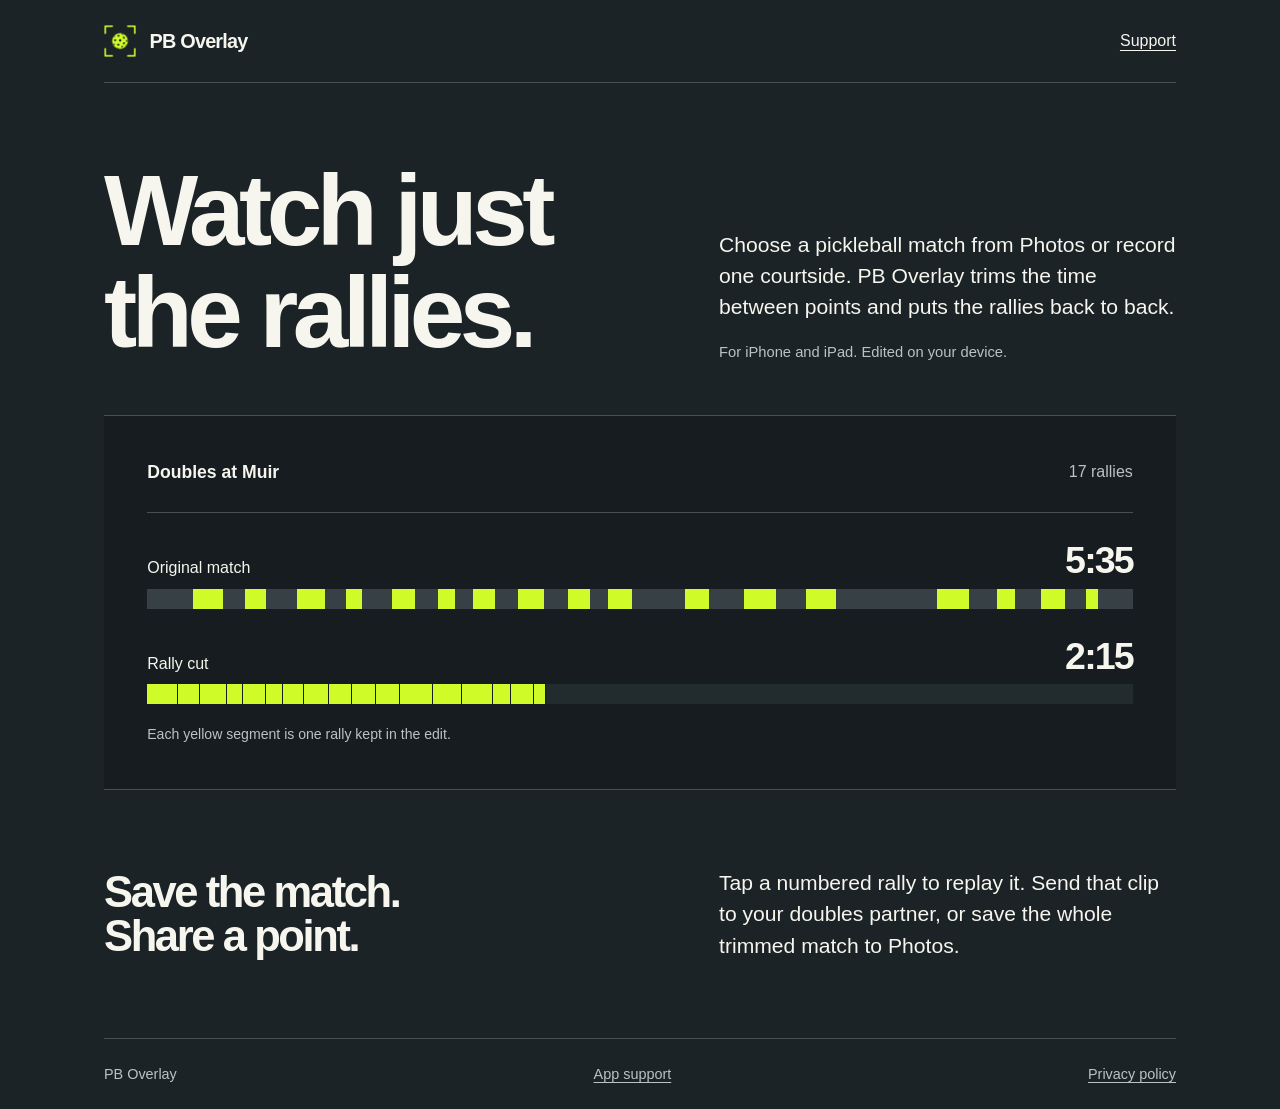
<file: index.html>
<!doctype html>
<html lang="en">
<head>
  <meta charset="utf-8">
  <meta name="viewport" content="width=device-width, initial-scale=1">
  <meta name="theme-color" content="#1b2326">
  <meta name="description" content="PB Overlay turns pickleball match footage into a shorter video of the rallies, right on your iPhone or iPad.">
  <title>PB Overlay — Pickleball rally editor</title>
  <link rel="icon" href="assets/pb-overlay.png">
  <link rel="stylesheet" href="style.css">
</head>
<body>
  <header class="masthead wrap">
    <a class="brand" href="./" aria-current="page"><img src="assets/pb-overlay.png" alt="" width="44" height="44">PB Overlay</a>
    <nav aria-label="Main"><a href="support/">Support</a></nav>
  </header>
  <main class="wrap">
    <div class="intro">
      <h1>Watch just<br>the rallies.</h1>
      <div class="intro-copy">
        <p>Choose a pickleball match from Photos or record one courtside. PB Overlay trims the time between points and puts the rallies back to back.</p>
        <p class="platform">For iPhone and iPad. Edited on your device.</p>
      </div>
    </div>
    <figure class="edit" aria-labelledby="match-caption">
      <figcaption id="match-caption"><strong>Doubles at Muir</strong><span>17 rallies</span></figcaption>
      <div class="track-row">
        <div class="track-label"><span>Original match</span><b>5:35</b></div>
        <div class="track" aria-hidden="true">
              <i style="left:4.599%;width:3.135%"></i>
              <i style="left:9.910%;width:2.180%"></i>
              <i style="left:15.226%;width:2.772%"></i>
              <i style="left:20.148%;width:1.673%"></i>
              <i style="left:24.862%;width:2.269%"></i>
              <i style="left:29.491%;width:1.702%"></i>
              <i style="left:33.100%;width:2.150%"></i>
              <i style="left:37.669%;width:2.597%"></i>
              <i style="left:42.651%;width:2.299%"></i>
              <i style="left:46.772%;width:2.443%"></i>
              <i style="left:54.532%;width:2.474%"></i>
              <i style="left:60.560%;width:3.255%"></i>
              <i style="left:66.886%;width:2.956%"></i>
              <i style="left:80.170%;width:3.190%"></i>
              <i style="left:86.228%;width:1.792%"></i>
              <i style="left:90.702%;width:2.389%"></i>
              <i style="left:95.272%;width:1.194%"></i>
        </div>
      </div>
      <div class="track-row">
        <div class="track-label"><span>Rally cut</span><b>2:15</b></div>
        <div class="track cut" aria-hidden="true">
              <i style="left:0.000%;width:3.135%"></i>
              <i style="left:3.135%;width:2.180%"></i>
              <i style="left:5.315%;width:2.772%"></i>
              <i style="left:8.087%;width:1.673%"></i>
              <i style="left:9.760%;width:2.269%"></i>
              <i style="left:12.029%;width:1.702%"></i>
              <i style="left:13.731%;width:2.150%"></i>
              <i style="left:15.880%;width:2.597%"></i>
              <i style="left:18.478%;width:2.299%"></i>
              <i style="left:20.777%;width:2.443%"></i>
              <i style="left:23.221%;width:2.474%"></i>
              <i style="left:25.694%;width:3.255%"></i>
              <i style="left:28.949%;width:2.956%"></i>
              <i style="left:31.905%;width:3.190%"></i>
              <i style="left:35.095%;width:1.792%"></i>
              <i style="left:36.887%;width:2.389%"></i>
              <i style="left:39.276%;width:1.194%"></i>
        </div>
      </div>
      <p class="legend">Each yellow segment is one rally kept in the edit.</p>
    </figure>
    <section class="replay">
      <h2>Save the match.<br>Share a point.</h2>
      <p>Tap a numbered rally to replay it. Send that clip to your doubles partner, or save the whole trimmed match to Photos.</p>
    </section>
  </main>
  <footer class="wrap"><span>PB Overlay</span><a href="support/">App support</a><a href="privacy/">Privacy policy</a></footer>
</body>
</html>
</file>
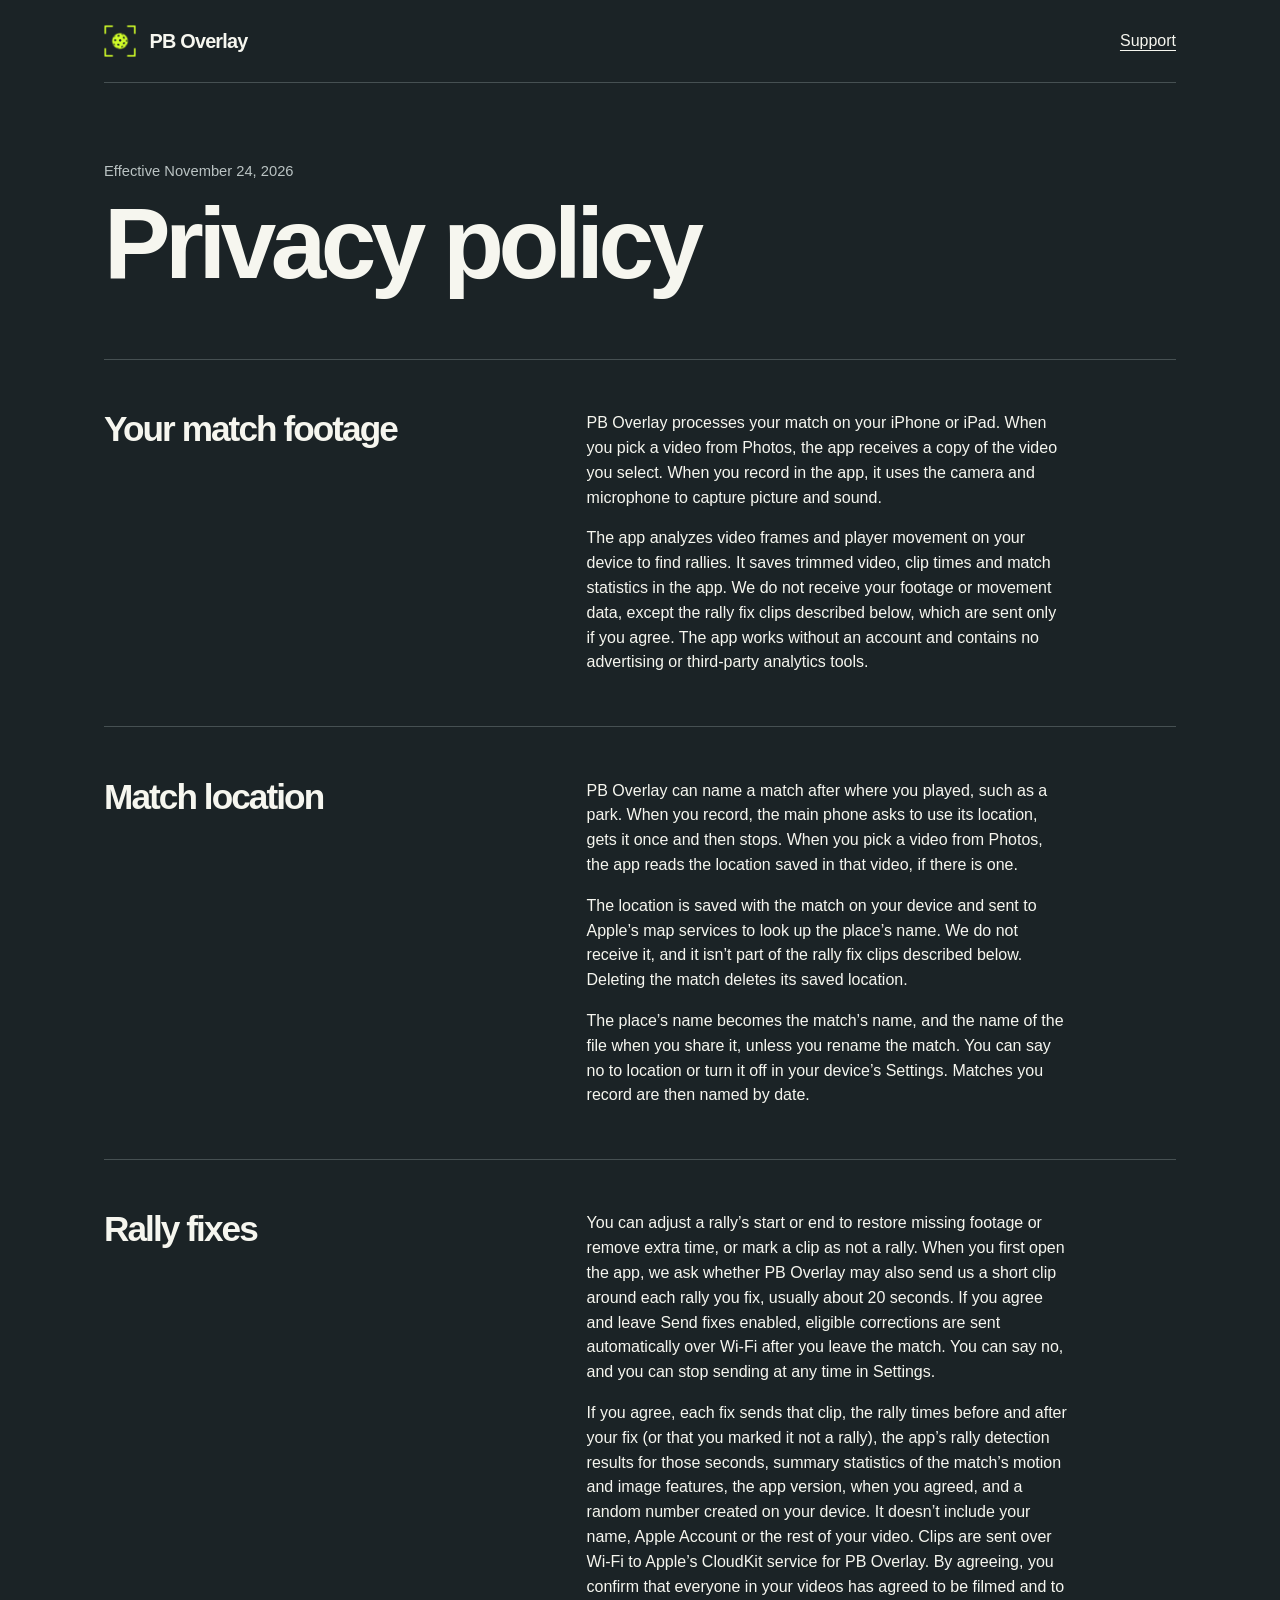
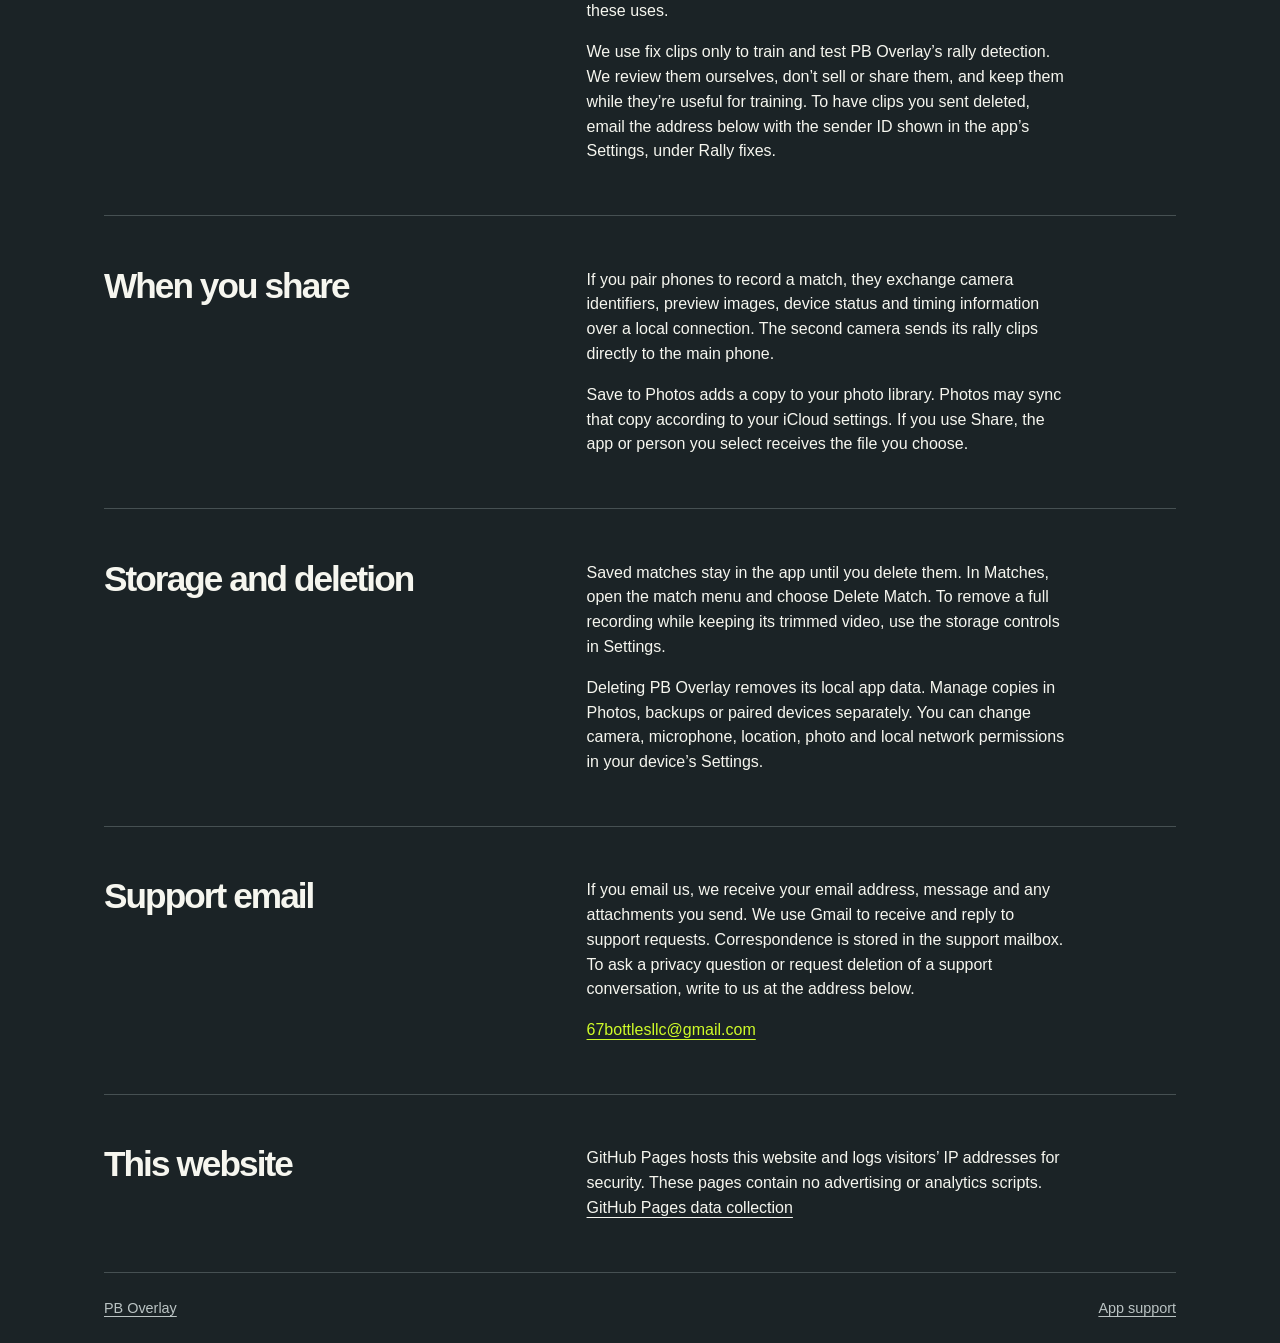
<file: privacy/index.html>
<!doctype html>
<html lang="en">
<head>
  <meta charset="utf-8">
  <meta name="viewport" content="width=device-width, initial-scale=1">
  <meta name="theme-color" content="#1b2326">
  <meta name="description" content="How PB Overlay handles match footage, location, camera connections, saved clips and support email.">
  <title>Privacy Policy — PB Overlay</title>
  <link rel="icon" href="../assets/pb-overlay.png">
  <link rel="stylesheet" href="../style.css">
</head>
<body>
  <header class="masthead wrap">
    <a class="brand" href="../"><img src="../assets/pb-overlay.png" alt="" width="44" height="44">PB Overlay</a>
    <nav aria-label="Main"><a href="../support/">Support</a></nav>
  </header>
  <main class="wrap help">
    <p class="policy-date">Effective November 24, 2026</p>
    <h1>Privacy policy</h1>
    <section class="help-row">
      <h2>Your match footage</h2>
      <div>
        <p>PB Overlay processes your match on your iPhone or iPad. When you pick a video from Photos, the app receives a copy of the video you select. When you record in the app, it uses the camera and microphone to capture picture and sound.</p>
        <p>The app analyzes video frames and player movement on your device to find rallies. It saves trimmed video, clip times and match statistics in the app. We do not receive your footage or movement data, except the rally fix clips described below, which are sent only if you agree. The app works without an account and contains no advertising or third-party analytics tools.</p>
      </div>
    </section>
    <section class="help-row">
      <h2>Match location</h2>
      <div>
        <p>PB Overlay can name a match after where you played, such as a park. When you record, the main phone asks to use its location, gets it once and then stops. When you pick a video from Photos, the app reads the location saved in that video, if there is one.</p>
        <p>The location is saved with the match on your device and sent to Apple’s map services to look up the place’s name. We do not receive it, and it isn’t part of the rally fix clips described below. Deleting the match deletes its saved location.</p>
        <p>The place’s name becomes the match’s name, and the name of the file when you share it, unless you rename the match. You can say no to location or turn it off in your device’s Settings. Matches you record are then named by date.</p>
      </div>
    </section>
    <section class="help-row">
      <h2>Rally fixes</h2>
      <div>
        <p>You can adjust a rally’s start or end to restore missing footage or remove extra time, or mark a clip as not a rally. When you first open the app, we ask whether PB Overlay may also send us a short clip around each rally you fix, usually about 20 seconds. If you agree and leave Send fixes enabled, eligible corrections are sent automatically over Wi-Fi after you leave the match. You can say no, and you can stop sending at any time in Settings.</p>
        <p>If you agree, each fix sends that clip, the rally times before and after your fix (or that you marked it not a rally), the app’s rally detection results for those seconds, summary statistics of the match’s motion and image features, the app version, when you agreed, and a random number created on your device. It doesn’t include your name, Apple Account or the rest of your video. Clips are sent over Wi-Fi to Apple’s CloudKit service for PB Overlay. By agreeing, you confirm that everyone in your videos has agreed to be filmed and to these uses.</p>
        <p>We use fix clips only to train and test PB Overlay’s rally detection. We review them ourselves, don’t sell or share them, and keep them while they’re useful for training. To have clips you sent deleted, email the address below with the sender ID shown in the app’s Settings, under Rally fixes.</p>
      </div>
    </section>
    <section class="help-row">
      <h2>When you share</h2>
      <div>
        <p>If you pair phones to record a match, they exchange camera identifiers, preview images, device status and timing information over a local connection. The second camera sends its rally clips directly to the main phone.</p>
        <p>Save to Photos adds a copy to your photo library. Photos may sync that copy according to your iCloud settings. If you use Share, the app or person you select receives the file you choose.</p>
      </div>
    </section>
    <section class="help-row">
      <h2>Storage and deletion</h2>
      <div>
        <p>Saved matches stay in the app until you delete them. In Matches, open the match menu and choose Delete Match. To remove a full recording while keeping its trimmed video, use the storage controls in Settings.</p>
        <p>Deleting PB Overlay removes its local app data. Manage copies in Photos, backups or paired devices separately. You can change camera, microphone, location, photo and local network permissions in your device’s Settings.</p>
      </div>
    </section>
    <section class="help-row">
      <h2>Support email</h2>
      <div>
        <p>If you email us, we receive your email address, message and any attachments you send. We use Gmail to receive and reply to support requests. Correspondence is stored in the support mailbox. To ask a privacy question or request deletion of a support conversation, write to us at the address below.</p>
        <p class="contact"><a href="mailto:67bottlesllc@gmail.com">67bottlesllc@gmail.com</a></p>
      </div>
    </section>
    <section class="help-row">
      <h2>This website</h2>
      <div>
        <p>GitHub Pages hosts this website and logs visitors’ IP addresses for security. These pages contain no advertising or analytics scripts. <a href="https://docs.github.com/en/pages/getting-started-with-github-pages/what-is-github-pages#data-collection">GitHub Pages data collection</a></p>
      </div>
    </section>
  </main>
  <footer class="wrap"><a href="../">PB Overlay</a><a href="../support/">App support</a></footer>
</body>
</html>
</file>
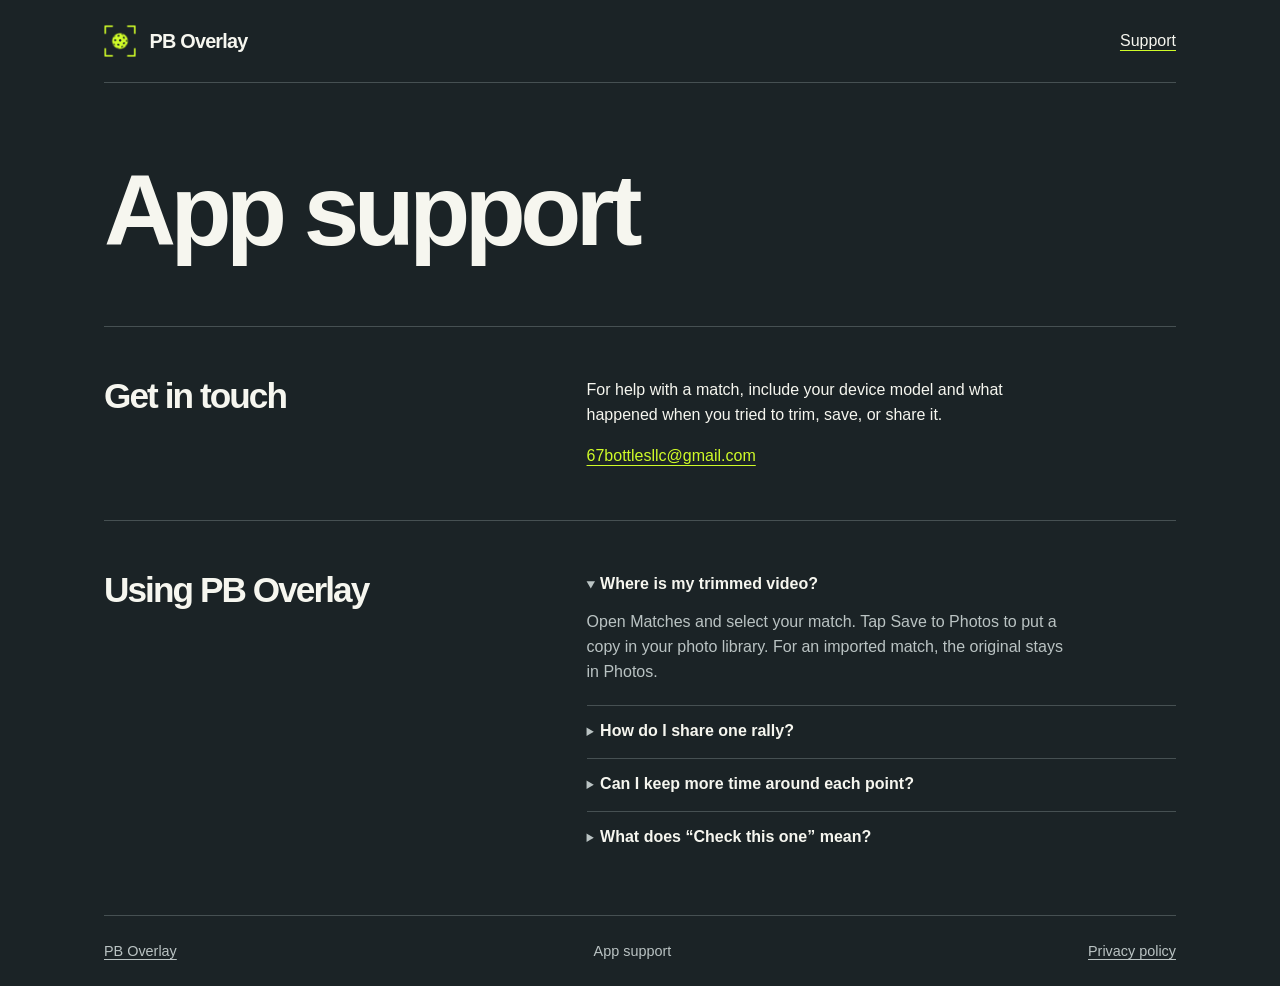
<file: support/index.html>
<!doctype html>
<html lang="en">
<head>
  <meta charset="utf-8">
  <meta name="viewport" content="width=device-width, initial-scale=1">
  <meta name="theme-color" content="#1b2326">
  <meta name="description" content="Get help trimming, saving and sharing pickleball matches in PB Overlay.">
  <title>Support — PB Overlay</title>
  <link rel="icon" href="../assets/pb-overlay.png">
  <link rel="stylesheet" href="../style.css">
</head>
<body>
  <header class="masthead wrap">
    <a class="brand" href="../"><img src="../assets/pb-overlay.png" alt="" width="44" height="44">PB Overlay</a>
    <nav aria-label="Main"><a href="./" aria-current="page">Support</a></nav>
  </header>
  <main class="wrap help">
    <h1>App support</h1>
    <section class="help-row">
      <h2>Get in touch</h2>
      <div>
        <p>For help with a match, include your device model and what happened when you tried to trim, save, or share it.</p>
        <p class="contact"><a href="mailto:67bottlesllc@gmail.com">67bottlesllc@gmail.com</a></p>
      </div>
    </section>
    <section class="help-row">
      <h2>Using PB Overlay</h2>
      <div class="questions">
        <details open>
          <summary>Where is my trimmed video?</summary>
          <p>Open Matches and select your match. Tap Save to Photos to put a copy in your photo library. For an imported match, the original stays in Photos.</p>
        </details>
        <details>
          <summary>How do I share one rally?</summary>
          <p>Open the match and find the rally in the Clips list. Touch and hold its row, then choose Share Rally.</p>
        </details>
        <details>
          <summary>Can I keep more time around each point?</summary>
          <p>Open Settings and adjust Before the serve or After the point. The new settings apply to the next video you trim.</p>
        </details>
        <details>
          <summary>What does “Check this one” mean?</summary>
          <p>PB Overlay kept a clip it was less certain about. Tap the clip to watch it and check where the point starts and ends.</p>
        </details>
      </div>
    </section>
  </main>
  <footer class="wrap"><a href="../">PB Overlay</a><span>App support</span><a href="../privacy/">Privacy policy</a></footer>
</body>
</html>
</file>
<file: style.css>
:root {
  color-scheme: dark;
  --paper: #1b2326;
  --type: #f6f6ef;
  --muted: #bac3c3;
  --line: #465052;
  --volt: #cffb28;
  font: 100%/1.55 -apple-system, BlinkMacSystemFont, "Helvetica Neue", Arial, sans-serif;
  color: var(--type);
  background: var(--paper);
}

* { box-sizing: border-box; }
body { margin: 0; }
a { color: inherit; text-underline-offset: .23em; }
a:hover, summary:hover { color: var(--volt); }
:focus-visible { outline: 2px solid var(--volt); outline-offset: 4px; }
.wrap { width: min(100% - clamp(2.5rem, 9vw, 10rem), 67rem); margin-inline: auto; }
.masthead, footer, figcaption {
  display: flex;
  align-items: center;
  justify-content: space-between;
  gap: 1rem;
}
.masthead { min-height: 5.2rem; border-bottom: 1px solid var(--line); }
.brand { display: inline-flex; align-items: center; gap: .45rem; font-size: 1.24rem; font-weight: 650; letter-spacing: -.04em; text-decoration: none; }
.brand img { margin-left: -.35rem; }
nav a, footer a { display: inline-block; padding-block: .7rem; }
nav [aria-current] { text-decoration-color: var(--volt); }
h1, h2, p, figure { margin: 0; }
h1, h2 { font-weight: 600; letter-spacing: -.055em; line-height: 1.02; }
h1 { font-size: clamp(3.3rem, 7.8vw, 7rem); }
h2 { font-size: clamp(1.65rem, 3.4vw, 2.85rem); }
.intro, .replay, .help-row { display: grid; grid-template-columns: 1.15fr 1fr; gap: clamp(2rem, 7vw, 6rem); }
.intro { align-items: end; padding-block: clamp(3rem, 6vw, 5rem) clamp(2rem, 4vw, 3.2rem); }
.intro-copy, .replay p { font-size: clamp(1.07rem, 1.65vw, 1.34rem); line-height: 1.48; max-width: 39ch; }
.platform { font-size: .92rem; margin-top: 1.2rem; color: var(--muted); }
.edit { background: #161c1f; border-block: 1px solid var(--line); padding: clamp(1.2rem, 3.5vw, 2.7rem); }
figcaption { padding-bottom: 1.6rem; border-bottom: 1px solid var(--line); }
figcaption strong { font-size: 1.1rem; font-weight: 600; }
figcaption span, footer, .legend { color: var(--muted); }
.track-row { margin-top: 1.7rem; }
.track-label { display: flex; justify-content: space-between; align-items: baseline; gap: .5rem; margin-bottom: .45rem; }
.track-label b { font-size: clamp(1.65rem, 3vw, 2.35rem); line-height: 1.1; font-weight: 550; letter-spacing: -.05em; font-variant-numeric: tabular-nums; }
.track { position: relative; height: 1.25rem; background: #374145; }
.track.cut { background: #222b2e; }
.track i { position: absolute; height: 100%; background: var(--volt); }
.cut i { border-right: 1px solid #161c1f; }
.legend { margin-top: 1.25rem; font-size: .88rem; }
.replay { align-items: center; padding-block: clamp(3rem, 6vw, 5rem); }
footer { border-top: 1px solid var(--line); padding-block: .8rem; font-size: .9rem; }
.help { padding-top: clamp(2.8rem, 6vw, 5.2rem); }
.help h1 { margin-bottom: clamp(2.4rem, 5vw, 4.2rem); }
.help-row { grid-template-columns: 1fr 1.5fr; border-top: 1px solid var(--line); padding-block: clamp(1.8rem, 4vw, 3.2rem); }
.help-row h2 { font-size: clamp(1.5rem, 3vw, 2.2rem); }
.help-row p { max-width: 54ch; }
.contact { margin-top: 1rem; color: var(--volt); overflow-wrap: anywhere; }
.questions details + details { border-top: 1px solid var(--line); }
.questions summary { cursor: pointer; padding: .85rem 0; font-weight: 600; }
.questions details:first-child summary { padding-top: 0; }
.questions summary::marker { color: var(--muted); font-size: .8em; }
.questions p { color: var(--muted); padding-bottom: 1.25rem; }
@media (max-width: 650px) {
  .masthead { min-height: 4.2rem; }
  .intro, .replay, .help-row { grid-template-columns: 1fr; gap: 1.45rem; }
  .intro { padding-top: 2.6rem; }
  .platform { margin-top: .8rem; }
  figcaption { padding-bottom: 1.1rem; }
  .replay { padding-block: 2.5rem; }
}

.policy-date { margin-bottom: .65rem; color: var(--muted); font-size: .92rem; }
.help-row p + p { margin-top: 1rem; }
footer { flex-wrap: wrap; }
</file>
